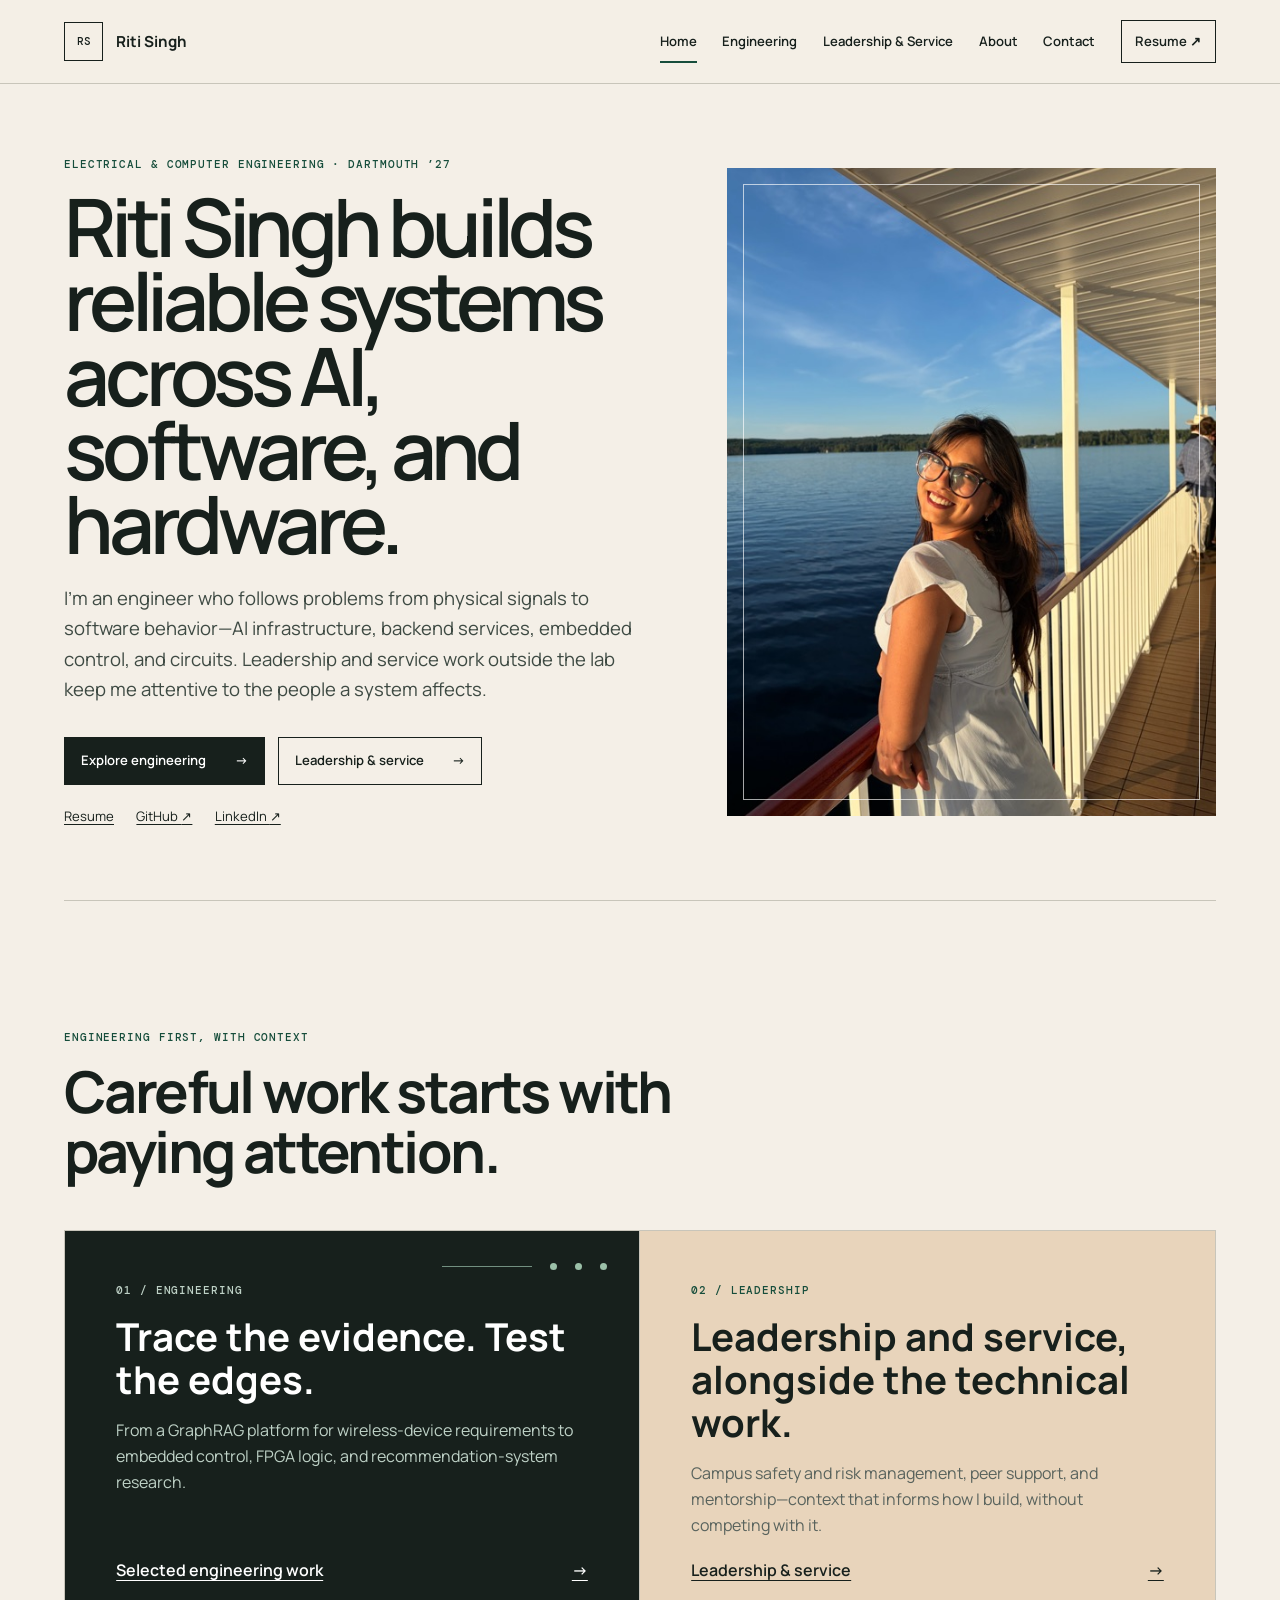
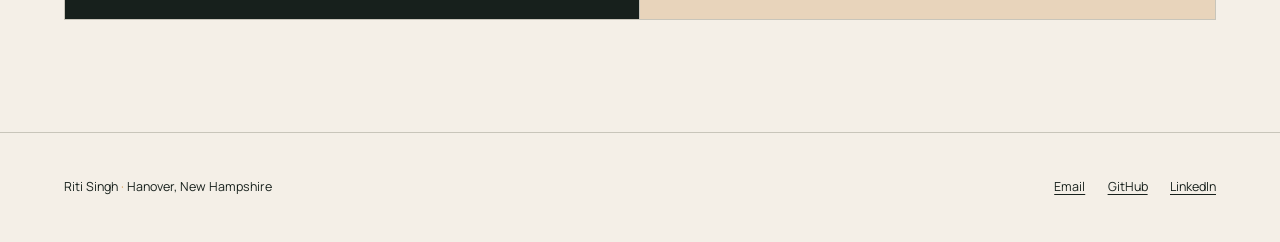
<file: index.html>
<!doctype html>
<html lang="en">
<head>
<meta charset="utf-8">
<meta name="viewport" content="width=device-width, initial-scale=1">
<meta name="description" content="Riti Singh is an electrical and computer engineering student building reliable systems across AI, software, and embedded work, with leadership and service alongside.">
<link rel="canonical" href="https://riti-singh.github.io/">
<meta name="theme-color" content="#f4efe7">
<meta property="og:type" content="website">
<meta property="og:url" content="https://riti-singh.github.io/">
<meta property="og:title" content="Riti Singh | Electrical &amp; computer engineer">
<meta property="og:description" content="Engineering across AI systems, software, and embedded work, approached with care and rigor.">
<meta property="og:image" content="https://riti-singh.github.io/assets/img/og.png">
<meta name="twitter:card" content="summary_large_image">
<meta name="twitter:image" content="https://riti-singh.github.io/assets/img/og.png">
<link rel="icon" href="assets/img/favicon/favicon.ico">
<link rel="stylesheet" href="assets/css/portfolio.css?v=20260904-2">
<script src="assets/js/portfolio.js?v=20260904-2" defer>
</script>
<title>Riti Singh | Electrical &amp; computer engineer</title>
</head>
<body>
<a class="skip-link" href="#content">Skip to content</a>
<header class="site-header">
<a class="brand" href="index.html" aria-label="Riti Singh, home">
<span>RS</span>
<strong>Riti Singh</strong>
</a>
<button class="menu-button" aria-expanded="false" aria-controls="primary-nav">
<span>Menu</span>
<i>
</i>
</button>
<nav id="primary-nav" aria-label="Primary">
<a href="index.html" aria-current="page">Home</a>
<a href="engineering/">Engineering</a>
<a href="community/">Leadership &amp; Service</a>
<a href="about/">About</a>
<a href="contact/">Contact</a>
<a class="nav-resume" href="assets/resume/Riti_Singh_Resume_26F.pdf">Resume <span aria-hidden="true">↗</span>
</a>
</nav>
</header>
<main id="content">
<section class="home-intro wrap">
<div class="intro-copy">
<p class="kicker">Electrical &amp; computer engineering · Dartmouth ’27</p>
<h1>Riti Singh builds reliable systems across AI, software, and hardware.</h1>
<p class="lede">I’m an engineer who follows problems from physical signals to software behavior—AI infrastructure, backend services, embedded control, and circuits. Leadership and service work outside the lab keep me attentive to the people a system affects.</p>
<div class="button-row">
<a class="button dark" href="engineering/">Explore engineering <span>→</span>
</a>
<a class="button" href="community/">Leadership &amp; service <span>→</span>
</a>
</div>
<div class="text-links">
<a href="assets/resume/Riti_Singh_Resume_26F.pdf">Resume</a>
<a href="https://github.com/riti-singh" target="_blank" rel="noopener">GitHub <span aria-hidden="true">↗</span>
</a>
<a href="https://www.linkedin.com/in/riti-k-singh/" target="_blank" rel="noopener">LinkedIn <span aria-hidden="true">↗</span>
</a>
</div>
</div>
<figure class="portrait">
<picture>
<source media="(max-width:720px)" srcset="assets/img/portfolio/portrait-720.jpg">
<img src="assets/img/portfolio/portrait-1440.jpg" alt="Riti Singh smiling beside a lake in warm evening light" width="1152" height="1536">
</picture>
</figure>
</section>
<section class="dual-preview wrap" aria-labelledby="selected-heading">
<header class="section-intro">
<p class="kicker">Engineering first, with context</p>
<h2 id="selected-heading">Careful work starts with paying attention.</h2>
</header>
<article class="preview engineering-preview">
<p class="index">01 / Engineering</p>
<h3>Trace the evidence. Test the edges.</h3>
<p>From a GraphRAG platform for wireless-device requirements to embedded control, FPGA logic, and recommendation-system research.</p>
<a class="arrow-link" href="engineering/">Selected engineering work <span>→</span>
</a>
<div class="signal-line" aria-hidden="true">
<i>
</i>
<i>
</i>
<i>
</i>
</div>
</article>
<article class="preview community-preview">
<p class="index">02 / Leadership</p>
<h3>Leadership and service, alongside the technical work.</h3>
<p>Campus safety and risk management, peer support, and mentorship—context that informs how I build, without competing with it.</p>
<a class="arrow-link" href="community/">Leadership &amp; service <span>→</span>
</a>
</article>
</section>
</main>
<footer class="site-footer">
<p>Riti Singh <span>·</span> Hanover, New Hampshire</p>
<div>
<a href="mailto:riti.k.singh.27@dartmouth.edu">Email</a>
<a href="https://github.com/riti-singh" target="_blank" rel="noopener">GitHub</a>
<a href="https://www.linkedin.com/in/riti-k-singh/" target="_blank" rel="noopener">LinkedIn</a>
</div>
</footer>
</body>
</html>
</file>
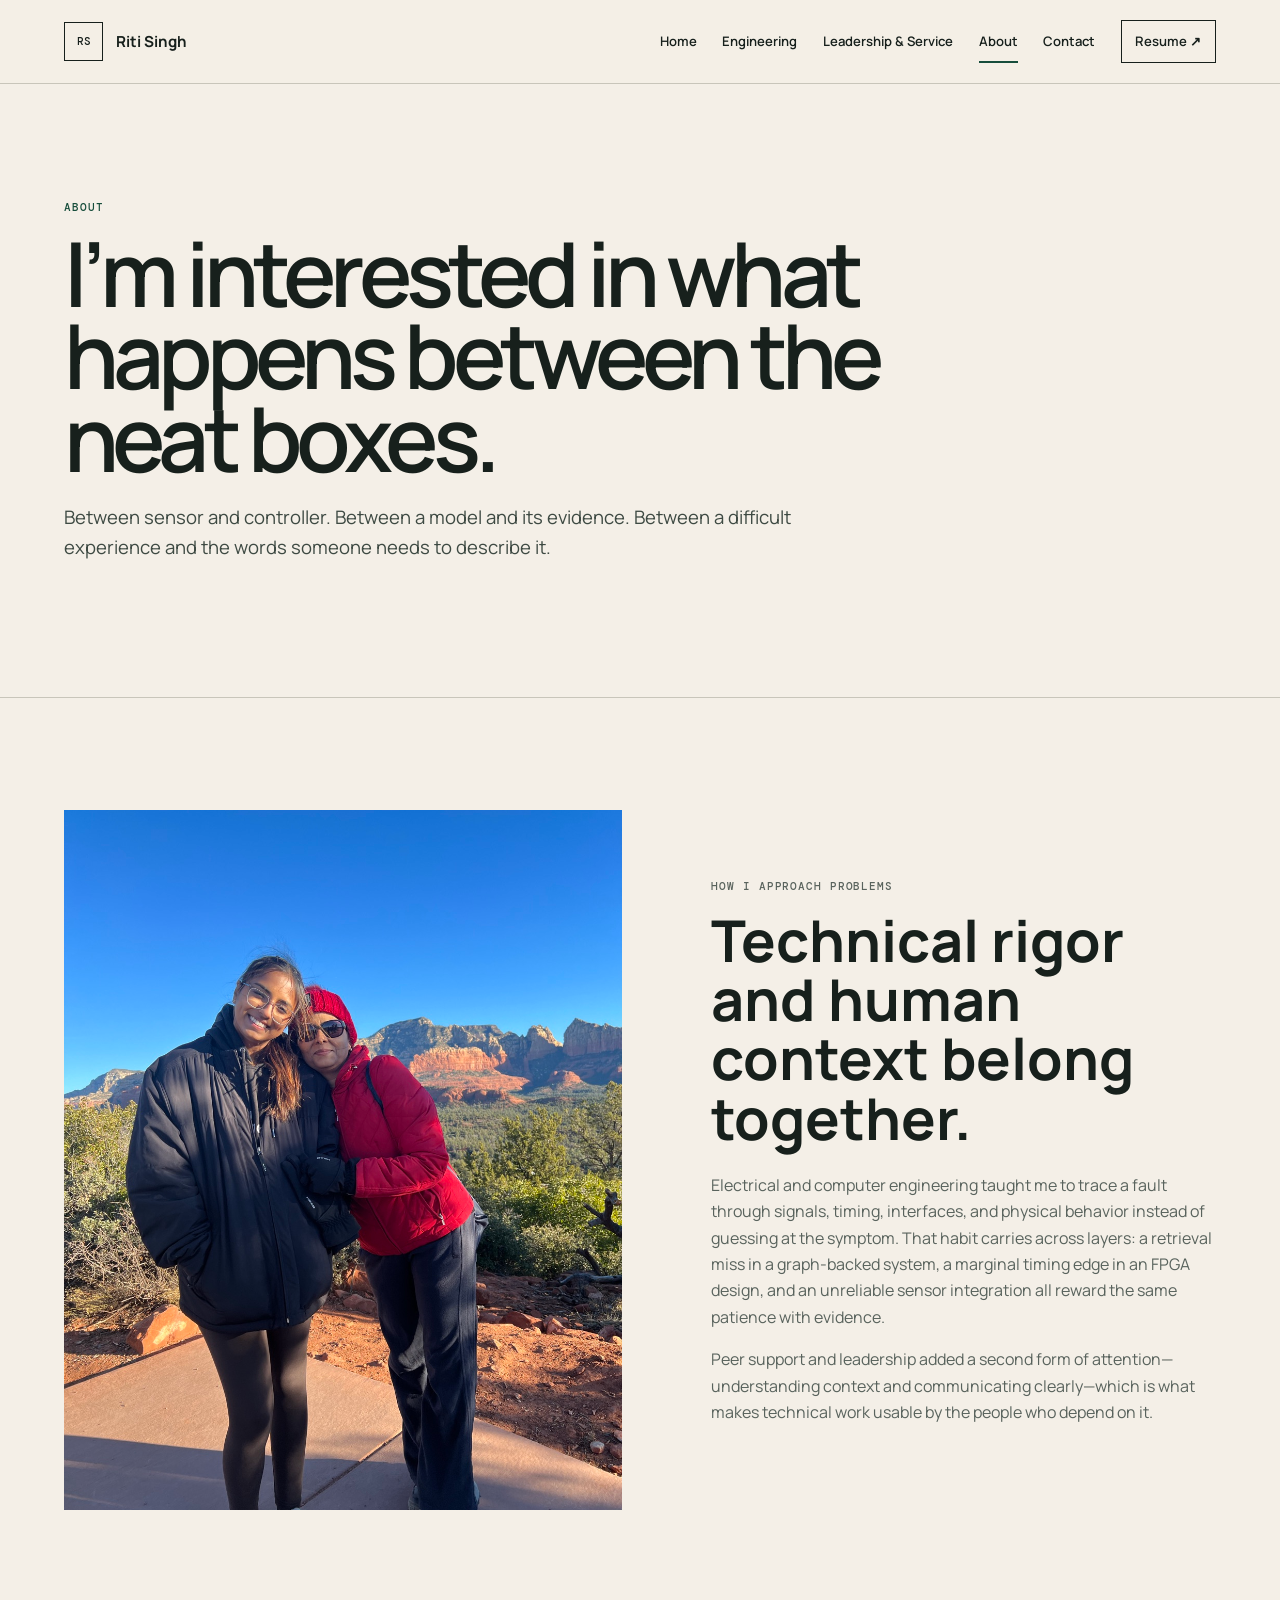
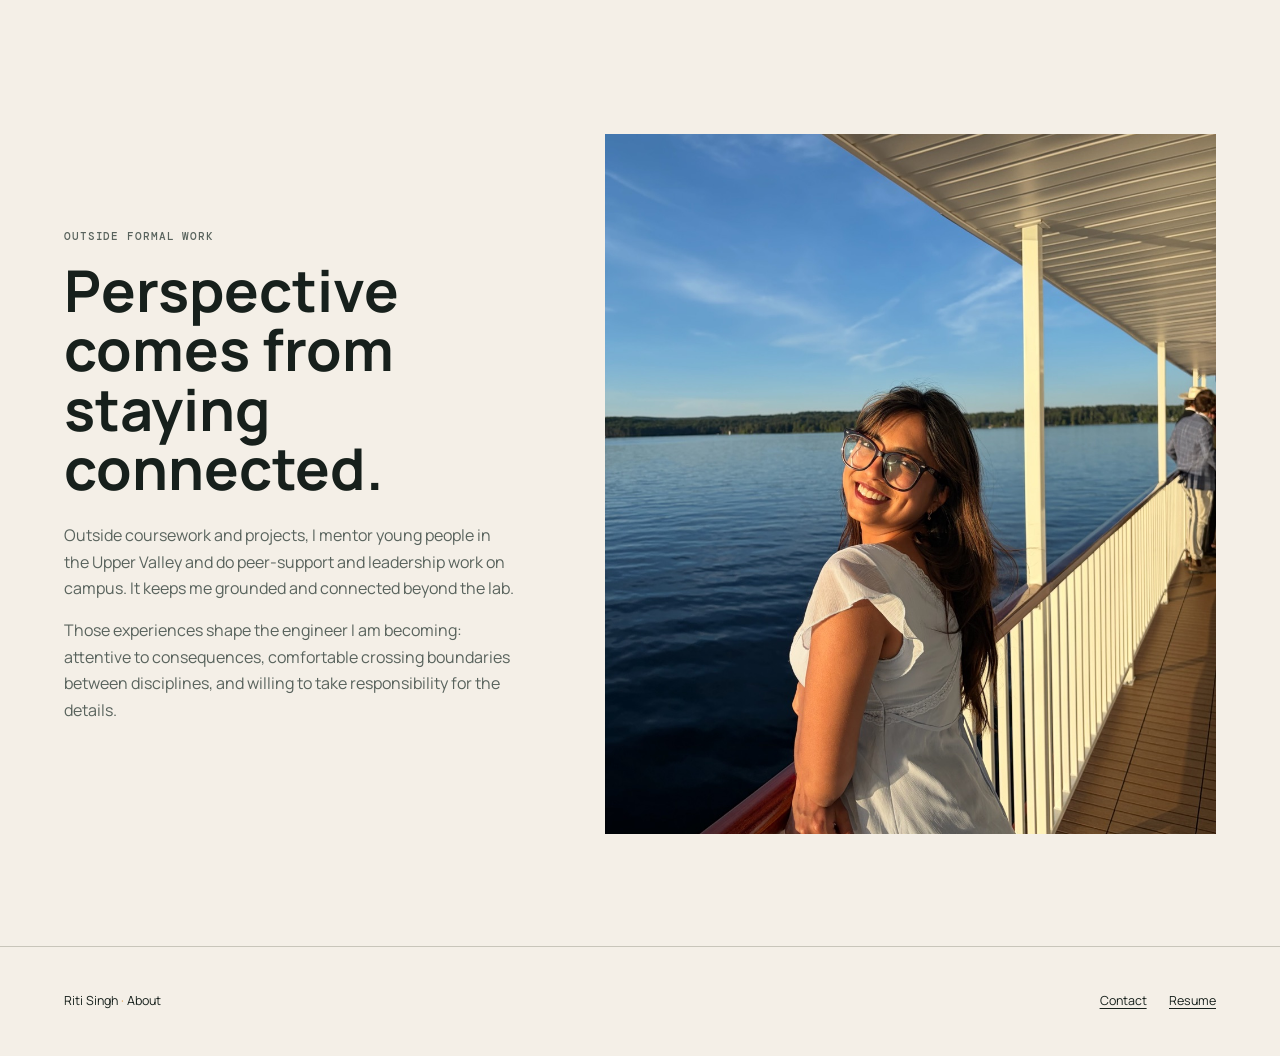
<file: about/index.html>
<!doctype html>
<html lang="en">
<head>
<meta charset="utf-8">
<meta name="viewport" content="width=device-width,initial-scale=1">
<meta name="description" content="About Riti Singh: an electrical and computer engineering student at Dartmouth working across AI systems, software, and embedded hardware.">
<link rel="canonical" href="https://riti-singh.github.io/about/">
<meta name="theme-color" content="#f4efe7">
<meta property="og:type" content="website">
<meta property="og:url" content="https://riti-singh.github.io/about/">
<meta property="og:title" content="About | Riti Singh">
<meta property="og:description" content="The engineering habits behind the work, and the context that informs them.">
<meta property="og:image" content="https://riti-singh.github.io/assets/img/og.png">
<meta name="twitter:card" content="summary_large_image">
<meta name="twitter:image" content="https://riti-singh.github.io/assets/img/og.png">
<link rel="icon" href="../assets/img/favicon/favicon.ico">
<link rel="stylesheet" href="../assets/css/portfolio.css?v=20260904-2">
<script src="../assets/js/portfolio.js?v=20260904-2" defer>
</script>
<title>About | Riti Singh</title>
</head>
<body>
<a class="skip-link" href="#content">Skip to content</a>
<header class="site-header">
<a class="brand" href="../" aria-label="Riti Singh, home">
<span>RS</span>
<strong>Riti Singh</strong>
</a>
<button class="menu-button" aria-expanded="false" aria-controls="primary-nav">
<span>Menu</span>
<i>
</i>
</button>
<nav id="primary-nav" aria-label="Primary">
<a href="../">Home</a>
<a href="../engineering/">Engineering</a>
<a href="../community/">Leadership &amp; Service</a>
<a href="./" aria-current="page">About</a>
<a href="../contact/">Contact</a>
<a class="nav-resume" href="../assets/resume/Riti_Singh_Resume_26F.pdf">Resume ↗</a>
</nav>
</header>
<main id="content">
<header class="page-hero compact wrap">
<p class="kicker">About</p>
<h1>I’m interested in what happens between the neat boxes.</h1>
<p class="lede">Between sensor and controller. Between a model and its evidence. Between a difficult experience and the words someone needs to describe it.</p>
</header>
<section class="about-grid wrap">
<figure>
<picture>
<source media="(max-width:720px)" srcset="../assets/img/portfolio/personal-720.jpg">
<img src="../assets/img/portfolio/personal-1440.jpg" alt="Riti Singh with a family member outdoors against red rock mountains and a clear blue sky" width="1080" height="1440">
</picture>
</figure>
<article class="about-copy">
<p class="kicker">How I approach problems</p>
<h2>Technical rigor and human context belong together.</h2>
<p>Electrical and computer engineering taught me to trace a fault through signals, timing, interfaces, and physical behavior instead of guessing at the symptom. That habit carries across layers: a retrieval miss in a graph-backed system, a marginal timing edge in an FPGA design, and an unreliable sensor integration all reward the same patience with evidence.</p>
<p>Peer support and leadership added a second form of attention—understanding context and communicating clearly—which is what makes technical work usable by the people who depend on it.</p>
</article>
</section>
<section class="about-grid reverse wrap">
<article class="about-copy">
<p class="kicker">Outside formal work</p>
<h2>Perspective comes from staying connected.</h2>
<p>Outside coursework and projects, I mentor young people in the Upper Valley and do peer-support and leadership work on campus. It keeps me grounded and connected beyond the lab.</p>
<p>Those experiences shape the engineer I am becoming: attentive to consequences, comfortable crossing boundaries between disciplines, and willing to take responsibility for the details.</p>
</article>
<figure>
<picture>
<source media="(max-width:720px)" srcset="../assets/img/portfolio/portrait-720.jpg">
<img src="../assets/img/portfolio/portrait-1440.jpg" alt="Riti Singh smiling on the deck of a boat beside a calm lake" width="1152" height="1536">
</picture>
</figure>
</section>
</main>
<footer class="site-footer">
<p>Riti Singh <span>·</span> About</p>
<div>
<a href="../contact/">Contact</a>
<a href="../assets/resume/Riti_Singh_Resume_26F.pdf">Resume</a>
</div>
</footer>
</body>
</html>
</file>
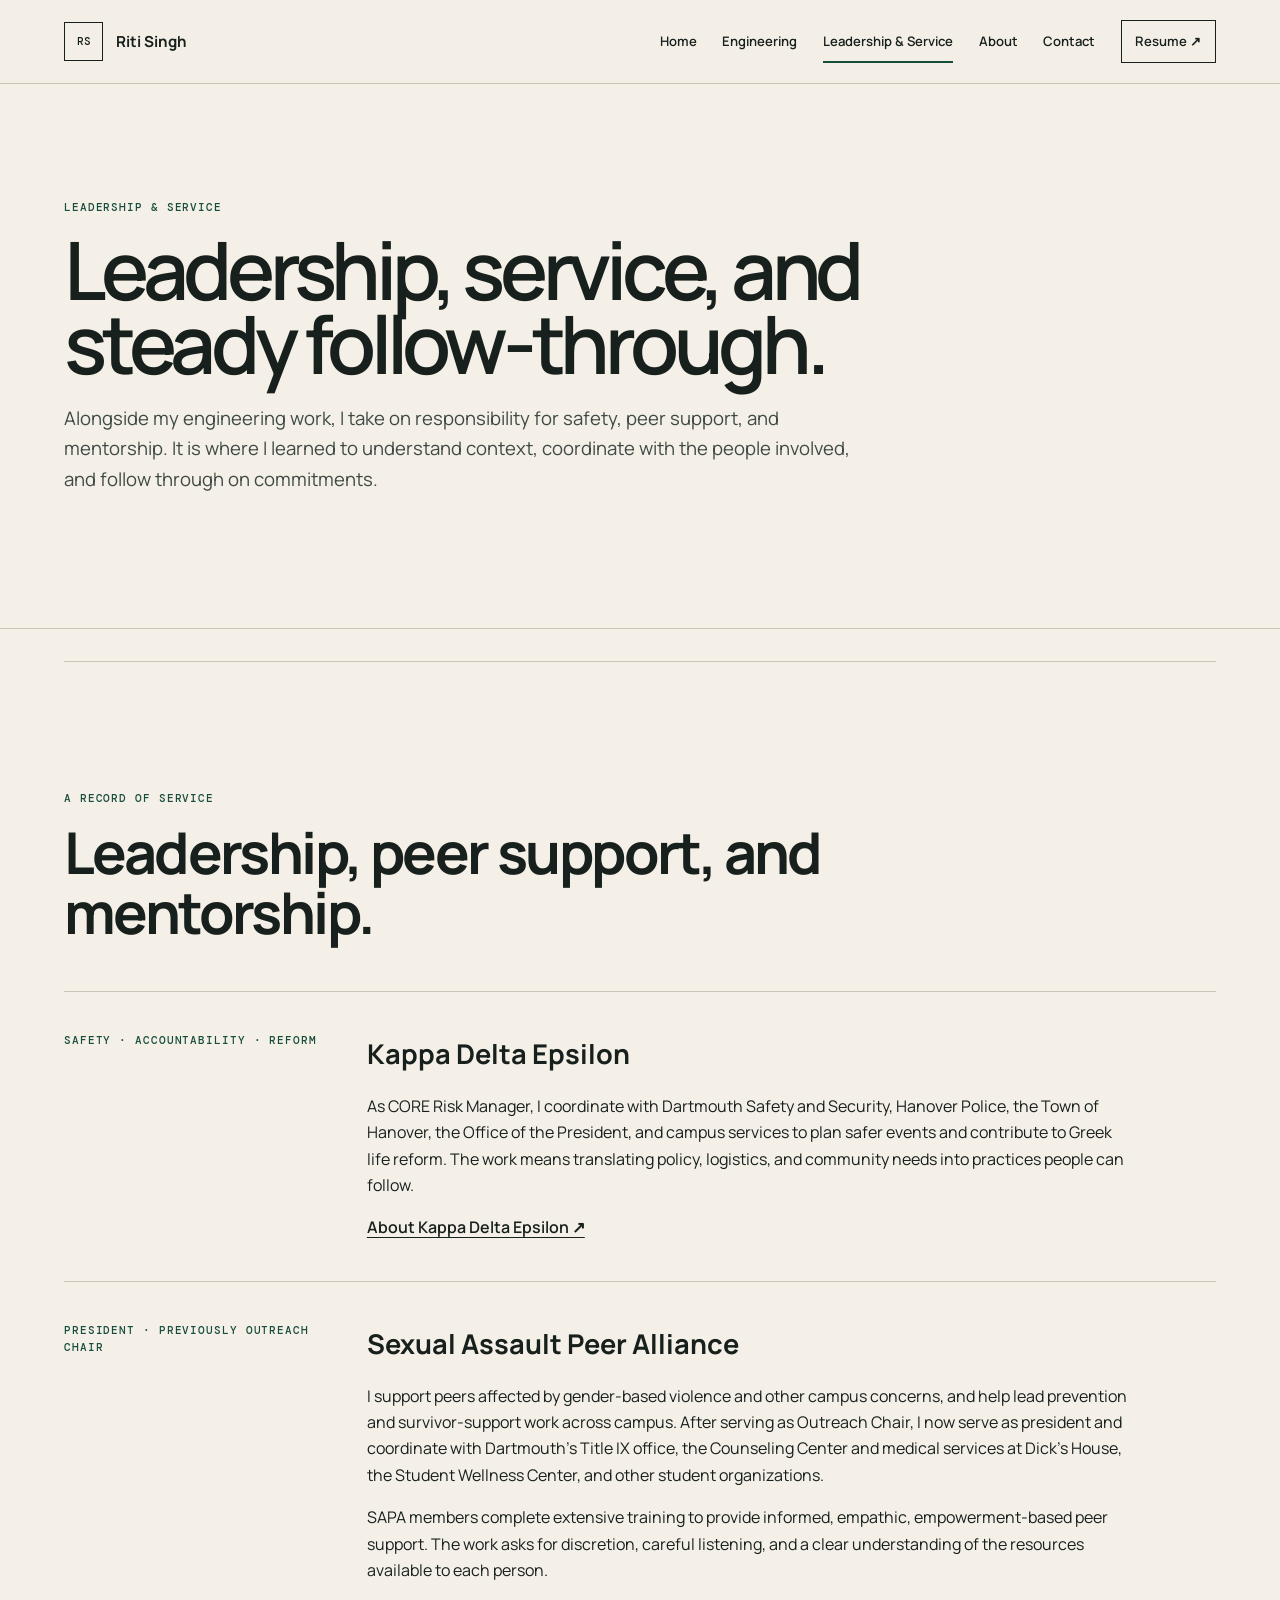
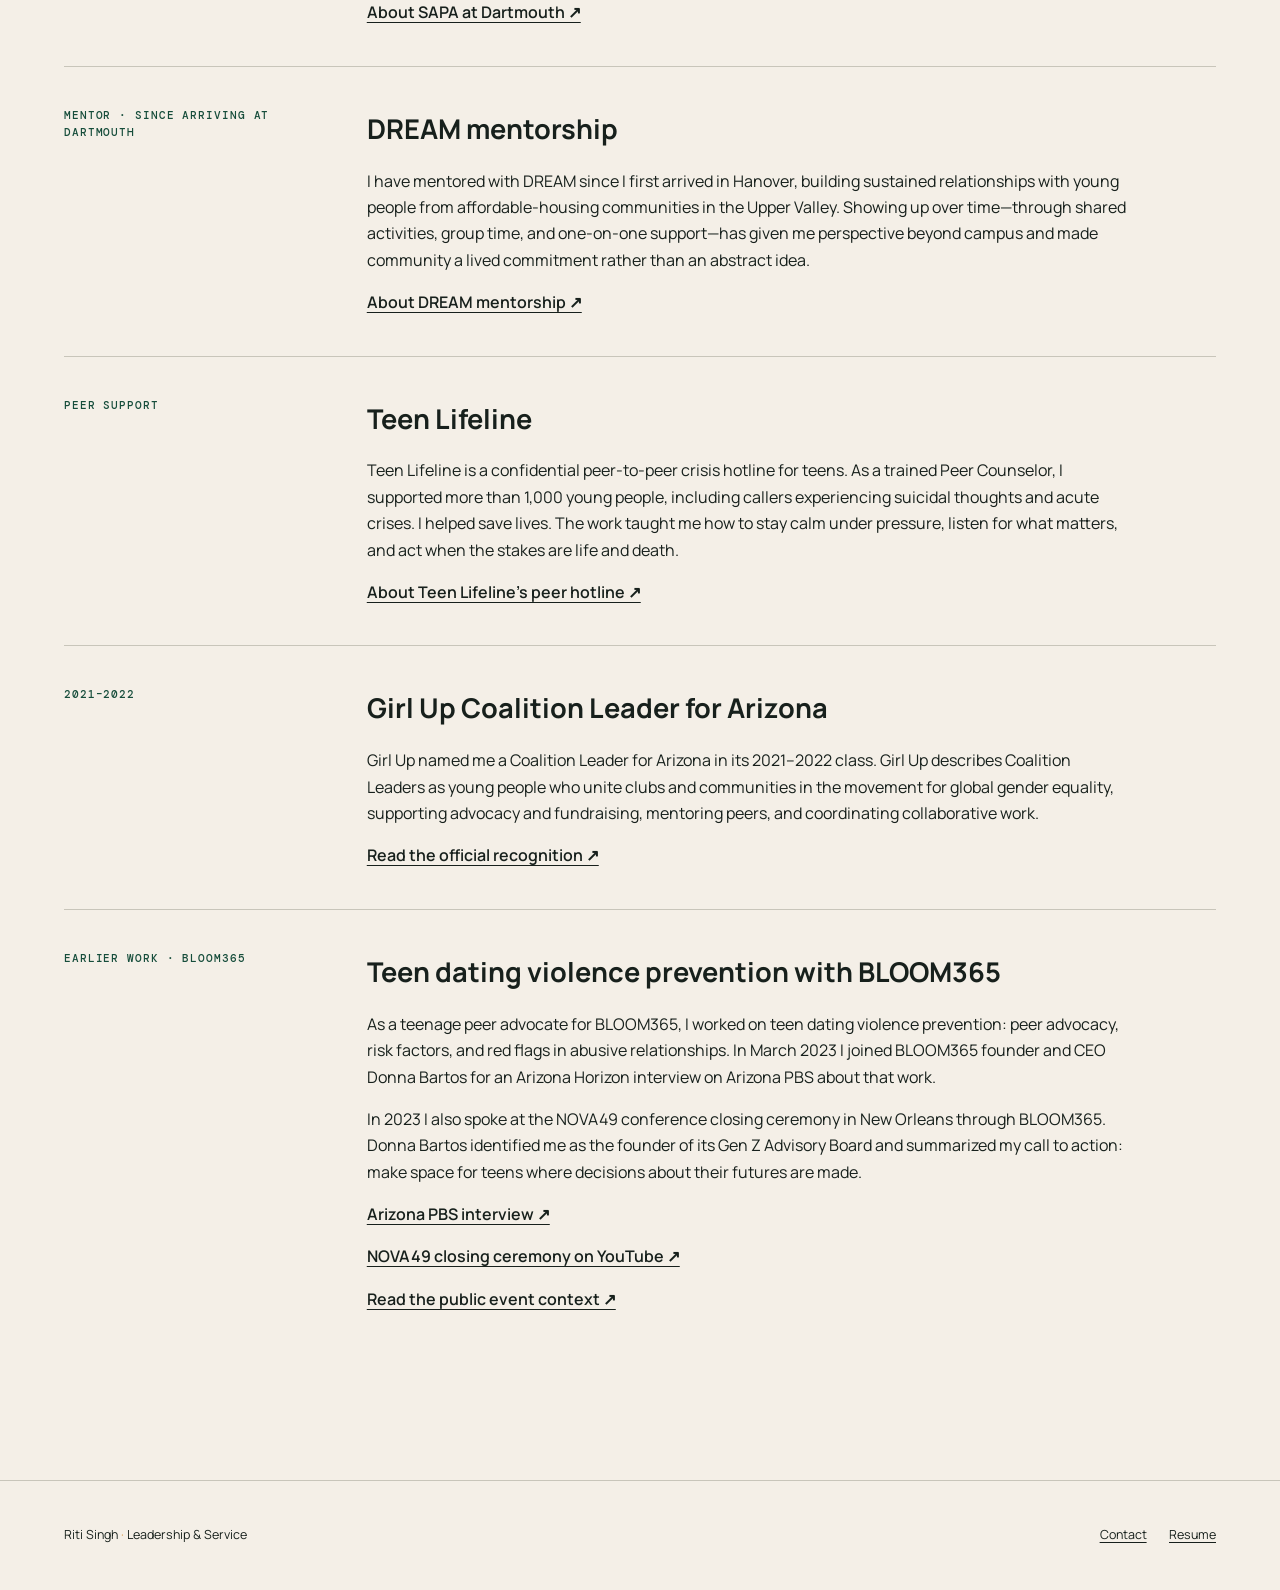
<file: community/index.html>
<!doctype html>
<html lang="en">
<head>
<meta charset="utf-8">
<meta name="viewport" content="width=device-width,initial-scale=1">
<meta name="description" content="Riti Singh’s leadership and service record: campus safety and risk management, peer support, mentorship, and advocacy.">
<link rel="canonical" href="https://riti-singh.github.io/community/">
<meta name="theme-color" content="#f4efe7">
<meta property="og:type" content="website">
<meta property="og:url" content="https://riti-singh.github.io/community/">
<meta property="og:title" content="Leadership &amp; Service | Riti Singh">
<meta property="og:description" content="Leadership, peer support, mentorship, and service.">
<meta property="og:image" content="https://riti-singh.github.io/assets/img/og.png">
<meta name="twitter:card" content="summary_large_image">
<meta name="twitter:image" content="https://riti-singh.github.io/assets/img/og.png">
<link rel="icon" href="../assets/img/favicon/favicon.ico">
<link rel="stylesheet" href="../assets/css/portfolio.css?v=20260904-2">
<script src="../assets/js/portfolio.js?v=20260904-2" defer>
</script>
<title>Leadership &amp; Service | Riti Singh</title>
</head>
<body>
<a class="skip-link" href="#content">Skip to content</a>
<header class="site-header">
<a class="brand" href="../" aria-label="Riti Singh, home">
<span>RS</span>
<strong>Riti Singh</strong>
</a>
<button class="menu-button" aria-expanded="false" aria-controls="primary-nav">
<span>Menu</span>
<i>
</i>
</button>
<nav id="primary-nav" aria-label="Primary">
<a href="../">Home</a>
<a href="../engineering/">Engineering</a>
<a href="./" aria-current="page">Leadership &amp; Service</a>
<a href="../about/">About</a>
<a href="../contact/">Contact</a>
<a class="nav-resume" href="../assets/resume/Riti_Singh_Resume_26F.pdf">Resume ↗</a>
</nav>
</header>
<main id="content">
<header class="page-hero wrap">
<p class="kicker">Leadership &amp; service</p>
<h1>Leadership, service, and steady follow-through.</h1>
<p class="lede">Alongside my engineering work, I take on responsibility for safety, peer support, and mentorship. It is where I learned to understand context, coordinate with the people involved, and follow through on commitments.</p>
</header>
<section class="milestones wrap" aria-labelledby="more-community">
<header class="section-intro">
<p class="kicker">A record of service</p>
<h2 id="more-community">Leadership, peer support, and mentorship.</h2>
</header>
<article class="milestone">
<p class="meta">Safety · accountability · reform</p>
<div class="milestone-content">
<h3>Kappa Delta Epsilon</h3>
<p>As CORE Risk Manager, I coordinate with Dartmouth Safety and Security, Hanover Police, the Town of Hanover, the Office of the President, and campus services to plan safer events and contribute to Greek life reform. The work means translating policy, logistics, and community needs into practices people can follow.</p>
<a class="source-link" href="https://sites.dartmouth.edu/kappadeltaepsilon/499-2/" target="_blank" rel="noopener">About Kappa Delta Epsilon ↗</a>
</div>
</article>
<article class="milestone">
<p class="meta">President · previously Outreach Chair</p>
<div class="milestone-content">
<h3>Sexual Assault Peer Alliance</h3>
<p>I support peers affected by gender-based violence and other campus concerns, and help lead prevention and survivor-support work across campus. After serving as Outreach Chair, I now serve as president and coordinate with Dartmouth’s Title IX office, the Counseling Center and medical services at Dick’s House, the Student Wellness Center, and other student organizations.</p>
<p>SAPA members complete extensive training to provide informed, empathic, empowerment-based peer support. The work asks for discretion, careful listening, and a clear understanding of the resources available to each person.</p>
<a class="source-link" href="https://students.dartmouth.edu/health-service/counseling/presentations-trainings/sexual-assault-peer-alliance-sapas" target="_blank" rel="noopener">About SAPA at Dartmouth ↗</a>
</div>
</article>
<article class="milestone">
<p class="meta">Mentor · since arriving at Dartmouth</p>
<div class="milestone-content">
<h3>DREAM mentorship</h3>
<p>I have mentored with DREAM since I first arrived in Hanover, building sustained relationships with young people from affordable-housing communities in the Upper Valley. Showing up over time—through shared activities, group time, and one-on-one support—has given me perspective beyond campus and made community a lived commitment rather than an abstract idea.</p>
<a class="source-link" href="https://students.dartmouth.edu/social-impact/events/event?event=67004" target="_blank" rel="noopener">About DREAM mentorship ↗</a>
</div>
</article>
<article class="milestone">
<p class="meta">Peer support</p>
<div class="milestone-content">
<h3>Teen Lifeline</h3>
<p>Teen Lifeline is a confidential peer-to-peer crisis hotline for teens. As a trained Peer Counselor, I supported more than 1,000 young people, including callers experiencing suicidal thoughts and acute crises. I helped save lives. The work taught me how to stay calm under pressure, listen for what matters, and act when the stakes are life and death.</p>
<a class="source-link" href="https://teenlifeline.org/crisis-peer-hotline/" target="_blank" rel="noopener">About Teen Lifeline’s peer hotline ↗</a>
</div>
</article>
<article class="milestone">
<p class="meta">2021–2022</p>
<div class="milestone-content">
<h3>Girl Up Coalition Leader for Arizona</h3>
<p>Girl Up named me a Coalition Leader for Arizona in its 2021–2022 class. Girl Up describes Coalition Leaders as young people who unite clubs and communities in the movement for global gender equality, supporting advocacy and fundraising, mentoring peers, and coordinating collaborative work.</p>
<a class="source-link" href="https://girlup.org/voices/meet-girl-ups-2021-2022-coalition-leaders" target="_blank" rel="noopener">Read the official recognition ↗</a>
</div>
</article>
<article class="milestone" aria-labelledby="bloom-title">
<p class="meta">Earlier work · BLOOM365</p>
<div class="milestone-content">
<h3 id="bloom-title">Teen dating violence prevention with BLOOM365</h3>
<p>As a teenage peer advocate for BLOOM365, I worked on teen dating violence prevention: peer advocacy, risk factors, and red flags in abusive relationships. In March 2023 I joined BLOOM365 founder and CEO Donna Bartos for an Arizona Horizon interview on Arizona PBS about that work.</p>
<p>In 2023 I also spoke at the NOVA49 conference closing ceremony in New Orleans through BLOOM365. Donna Bartos identified me as the founder of its Gen Z Advisory Board and summarized my call to action: make space for teens where decisions about their futures are made.</p>
<a class="source-link" href="https://azpbs.org/horizon/2023/03/u-s-sees-increase-in-teen-dating-violence/" target="_blank" rel="noopener">Arizona PBS interview ↗</a>
<p><a class="source-link" href="https://www.youtube.com/watch?v=VonVXUYujcI" target="_blank" rel="noopener">NOVA49 closing ceremony on YouTube ↗</a></p>
<p><a class="source-link" href="https://www.linkedin.com/posts/singhkm_riti-speaks-nova49-activity-7093367971212881920-pDnr" target="_blank" rel="noopener">Read the public event context ↗</a></p>
</div>
</article>
</section>
</main>
<footer class="site-footer">
<p>Riti Singh <span>·</span> Leadership &amp; Service</p>
<div>
<a href="../contact/">Contact</a>
<a href="../assets/resume/Riti_Singh_Resume_26F.pdf">Resume</a>
</div>
</footer>
</body>
</html>
</file>
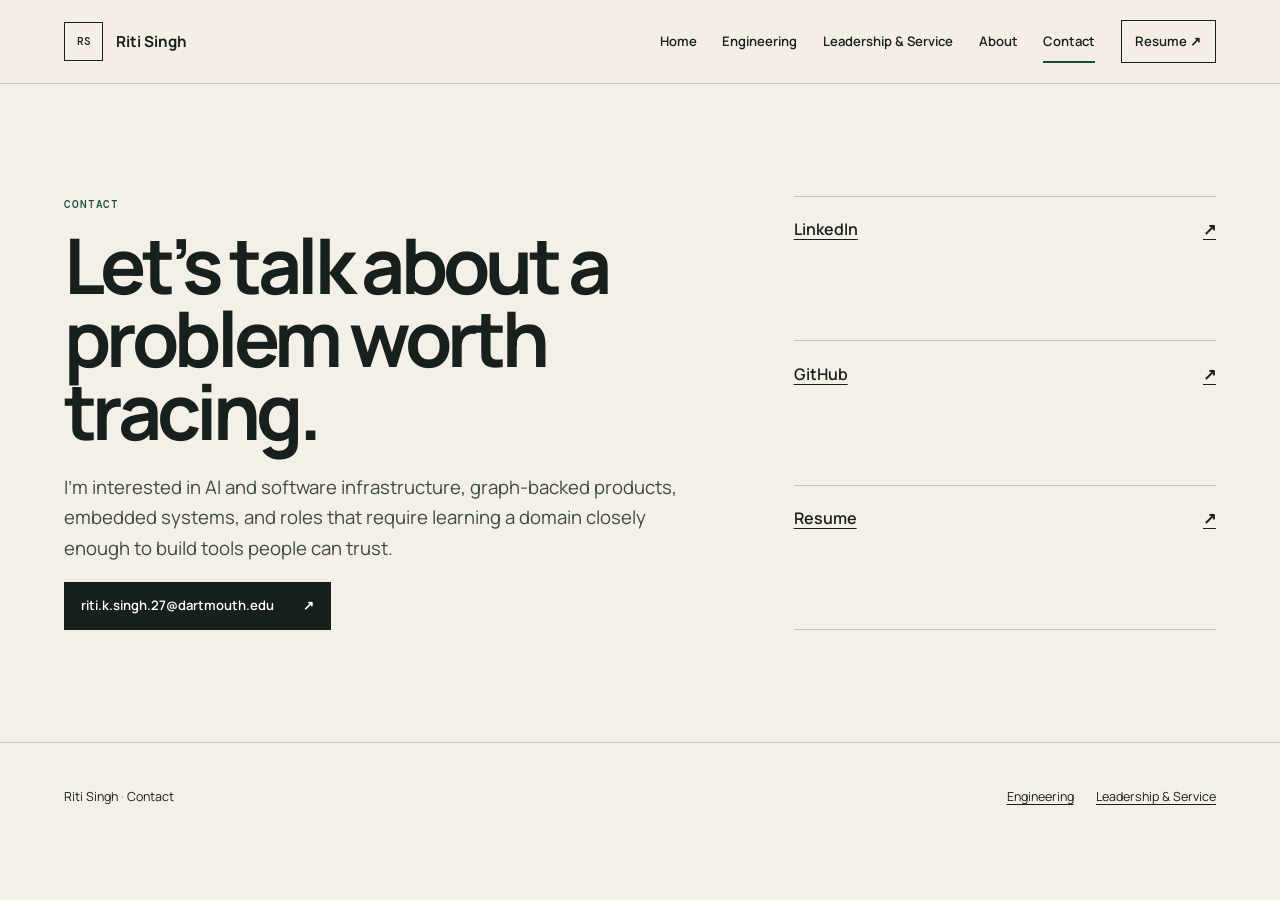
<file: contact/index.html>
<!doctype html>
<html lang="en">
<head>
<meta charset="utf-8">
<meta name="viewport" content="width=device-width,initial-scale=1">
<meta name="description" content="Contact Riti Singh about engineering roles across AI systems, software infrastructure, and embedded systems.">
<link rel="canonical" href="https://riti-singh.github.io/contact/">
<meta name="theme-color" content="#f4efe7">
<meta property="og:type" content="website">
<meta property="og:url" content="https://riti-singh.github.io/contact/">
<meta property="og:title" content="Contact | Riti Singh">
<meta property="og:description" content="Get in touch with Riti Singh.">
<meta property="og:image" content="https://riti-singh.github.io/assets/img/og.png">
<meta name="twitter:card" content="summary_large_image">
<meta name="twitter:image" content="https://riti-singh.github.io/assets/img/og.png">
<link rel="icon" href="../assets/img/favicon/favicon.ico">
<link rel="stylesheet" href="../assets/css/portfolio.css?v=20260904-2">
<script src="../assets/js/portfolio.js?v=20260904-2" defer>
</script>
<title>Contact | Riti Singh</title>
</head>
<body>
<a class="skip-link" href="#content">Skip to content</a>
<header class="site-header">
<a class="brand" href="../" aria-label="Riti Singh, home">
<span>RS</span>
<strong>Riti Singh</strong>
</a>
<button class="menu-button" aria-expanded="false" aria-controls="primary-nav">
<span>Menu</span>
<i>
</i>
</button>
<nav id="primary-nav" aria-label="Primary">
<a href="../">Home</a>
<a href="../engineering/">Engineering</a>
<a href="../community/">Leadership &amp; Service</a>
<a href="../about/">About</a>
<a href="./" aria-current="page">Contact</a>
<a class="nav-resume" href="../assets/resume/Riti_Singh_Resume_26F.pdf">Resume ↗</a>
</nav>
</header>
<main id="content" class="wrap">
<section class="contact-grid">
<div>
<p class="kicker">Contact</p>
<h1>Let’s talk about a problem worth tracing.</h1>
<p class="lede">I’m interested in AI and software infrastructure, graph-backed products, embedded systems, and roles that require learning a domain closely enough to build tools people can trust.</p>
<a class="button dark" href="mailto:riti.k.singh.27@dartmouth.edu">riti.k.singh.27@dartmouth.edu <span>↗</span>
</a>
</div>
<div class="contact-list" aria-label="Other ways to connect">
<a href="https://www.linkedin.com/in/riti-k-singh/" target="_blank" rel="noopener">
<span>LinkedIn</span>
<span>↗</span>
</a>
<a href="https://github.com/riti-singh" target="_blank" rel="noopener">
<span>GitHub</span>
<span>↗</span>
</a>
<a href="../assets/resume/Riti_Singh_Resume_26F.pdf">
<span>Resume</span>
<span>↗</span>
</a>
</div>
</section>
</main>
<footer class="site-footer">
<p>Riti Singh <span>·</span> Contact</p>
<div>
<a href="../engineering/">Engineering</a>
<a href="../community/">Leadership &amp; Service</a>
</div>
</footer>
</body>
</html>
</file>
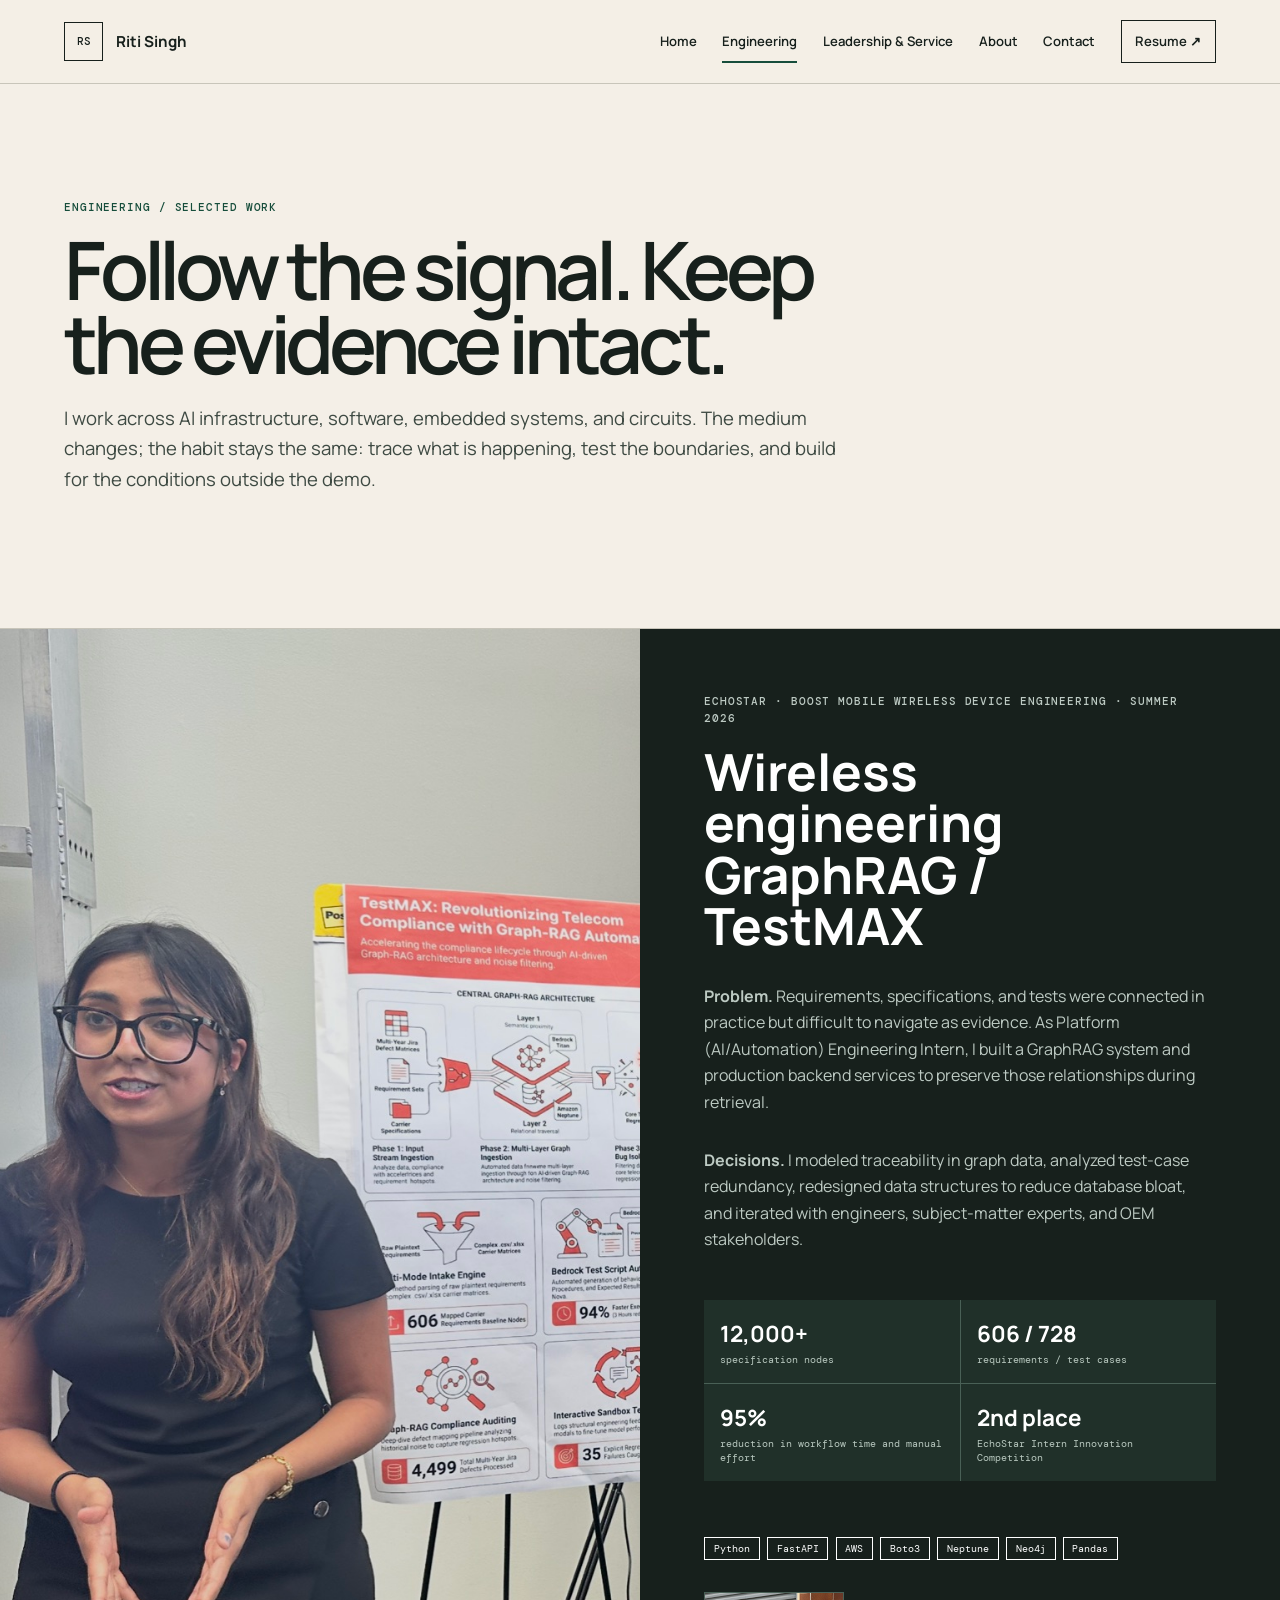
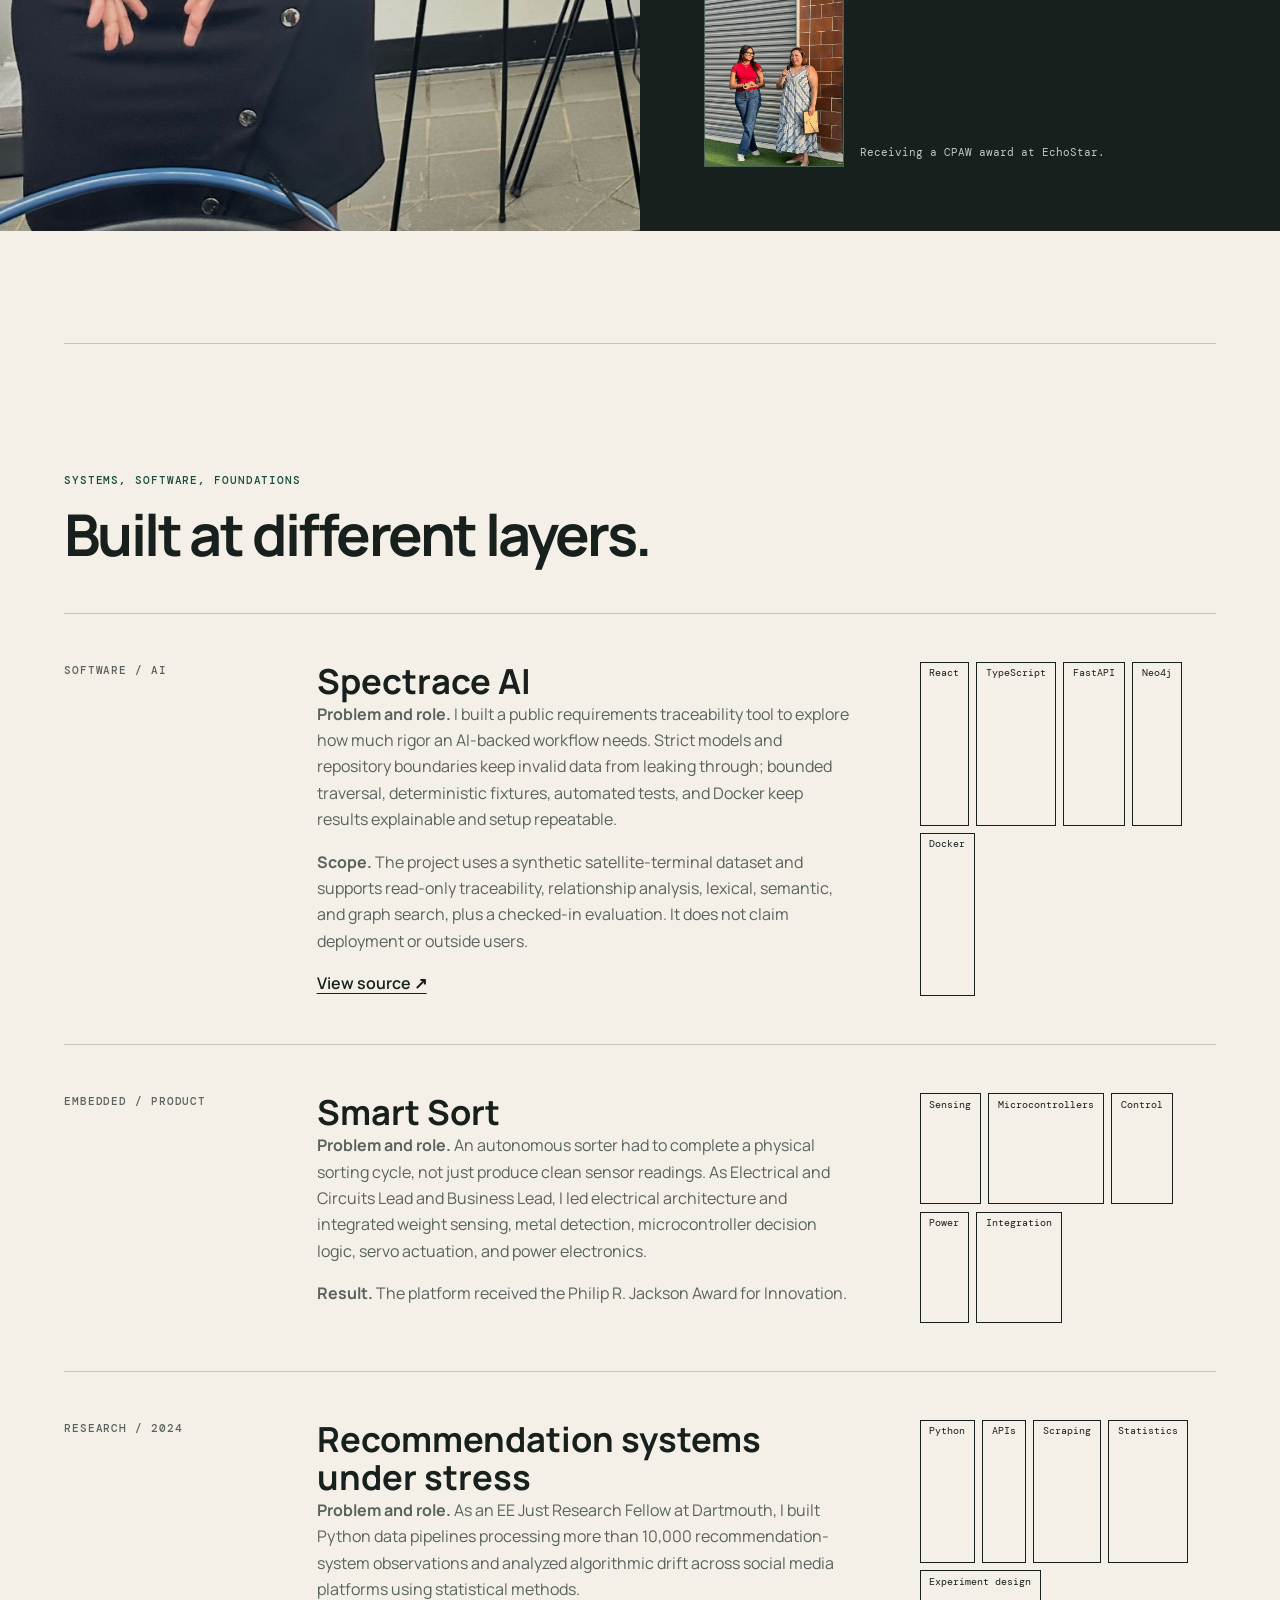
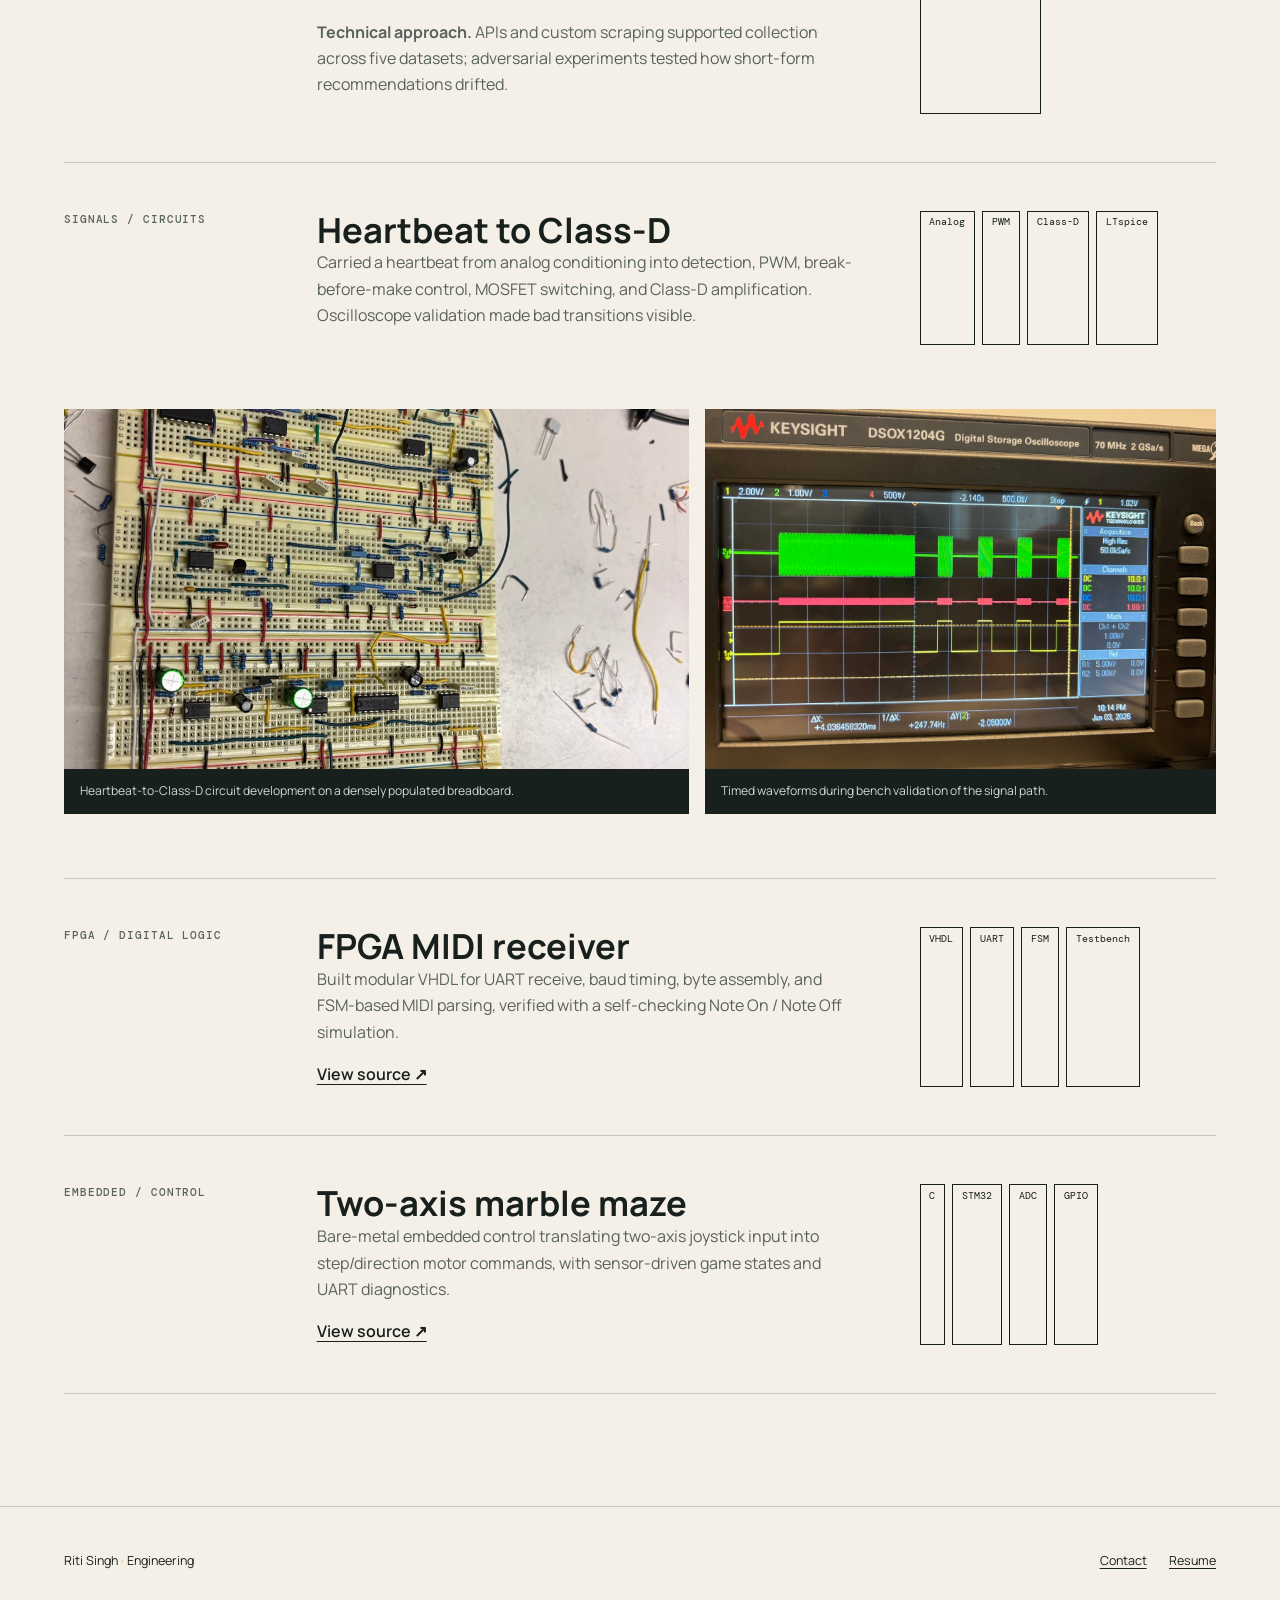
<file: engineering/index.html>
<!doctype html>
<html lang="en">
<head>
<meta charset="utf-8">
<meta name="viewport" content="width=device-width,initial-scale=1">
<meta name="description" content="Selected engineering work by Riti Singh across AI systems, software, embedded systems, signal processing, and FPGA design.">
<link rel="canonical" href="https://riti-singh.github.io/engineering/">
<meta name="theme-color" content="#17201c">
<meta property="og:type" content="website">
<meta property="og:url" content="https://riti-singh.github.io/engineering/">
<meta property="og:title" content="Engineering | Riti Singh">
<meta property="og:description" content="Rigorous systems from wireless GraphRAG to embedded control.">
<meta property="og:image" content="https://riti-singh.github.io/assets/img/og.png">
<meta name="twitter:card" content="summary_large_image">
<meta name="twitter:image" content="https://riti-singh.github.io/assets/img/og.png">
<link rel="icon" href="../assets/img/favicon/favicon.ico">
<link rel="stylesheet" href="../assets/css/portfolio.css?v=20260904-2">
<script src="../assets/js/portfolio.js?v=20260904-2" defer>
</script>
<title>Engineering | Riti Singh</title>
</head>
<body>
<a class="skip-link" href="#content">Skip to content</a>
<header class="site-header">
<a class="brand" href="../" aria-label="Riti Singh, home">
<span>RS</span>
<strong>Riti Singh</strong>
</a>
<button class="menu-button" aria-expanded="false" aria-controls="primary-nav">
<span>Menu</span>
<i>
</i>
</button>
<nav id="primary-nav" aria-label="Primary">
<a href="../">Home</a>
<a href="./" aria-current="page">Engineering</a>
<a href="../community/">Leadership &amp; Service</a>
<a href="../about/">About</a>
<a href="../contact/">Contact</a>
<a class="nav-resume" href="../assets/resume/Riti_Singh_Resume_26F.pdf">Resume ↗</a>
</nav>
</header>
<main id="content">
<header class="page-hero wrap">
<p class="kicker">Engineering / selected work</p>
<h1>Follow the signal. Keep the evidence intact.</h1>
<p class="lede">I work across AI infrastructure, software, embedded systems, and circuits. The medium changes; the habit stays the same: trace what is happening, test the boundaries, and build for the conditions outside the demo.</p>
</header>
<article class="project-feature">
<picture class="project-image">
<source media="(max-width:720px)" srcset="../assets/img/portfolio/graph-presenting-720.jpg">
<img src="../assets/img/portfolio/graph-presenting-1440.jpg" alt="Riti Singh presenting beside a TestMAX GraphRAG project poster" width="1080" height="1440">
</picture>
<div class="project-body">
<p class="eyebrow">EchoStar · Boost Mobile Wireless Device Engineering · Summer 2026</p>
<h2>Wireless engineering GraphRAG / TestMAX</h2>
<p>
<strong>Problem.</strong> Requirements, specifications, and tests were connected in practice but difficult to navigate as evidence. As Platform (AI/Automation) Engineering Intern, I built a GraphRAG system and production backend services to preserve those relationships during retrieval.</p>
<p>
<strong>Decisions.</strong> I modeled traceability in graph data, analyzed test-case redundancy, redesigned data structures to reduce database bloat, and iterated with engineers, subject-matter experts, and OEM stakeholders.</p>
<div class="facts">
<div>
<strong>12,000+</strong>
<span>specification nodes</span>
</div>
<div>
<strong>606 / 728</strong>
<span>requirements / test cases</span>
</div>
<div>
<strong>95%</strong>
<span>reduction in workflow time and manual effort</span>
</div>
<div>
<strong>2nd place</strong>
<span>EchoStar Intern Innovation Competition</span>
</div>
</div>
<div class="tags">
<span>Python</span>
<span>FastAPI</span>
<span>AWS</span>
<span>Boto3</span>
<span>Neptune</span>
<span>Neo4j</span>
<span>Pandas</span>
</div>
<figure class="award-photo"><picture><source media="(max-width:720px)" srcset="../assets/img/portfolio/cpaw-award-720.jpg"><img src="../assets/img/portfolio/cpaw-award-1440.jpg" alt="Riti Singh at an EchoStar CPAW award presentation beside an event speaker" width="1080" height="1440"></picture><figcaption>Receiving a CPAW award at EchoStar.</figcaption></figure>
</div>
</article>
<section class="project-list wrap" aria-labelledby="more-work">
<header class="section-intro">
<p class="kicker">Systems, software, foundations</p>
<h2 id="more-work">Built at different layers.</h2>
</header>
<article class="project-row">
<p class="meta">Software / AI</p>
<div>
<h2>Spectrace AI</h2>
<p>
<strong>Problem and role.</strong> I built a public requirements traceability tool to explore how much rigor an AI-backed workflow needs. Strict models and repository boundaries keep invalid data from leaking through; bounded traversal, deterministic fixtures, automated tests, and Docker keep results explainable and setup repeatable.</p>
<p>
<strong>Scope.</strong> The project uses a synthetic satellite-terminal dataset and supports read-only traceability, relationship analysis, lexical, semantic, and graph search, plus a checked-in evaluation. It does not claim deployment or outside users.</p>
<a class="source-link" href="https://github.com/riti-singh/spectrace-ai" target="_blank" rel="noopener">View source ↗</a>
</div>
<div class="tags">
<span>React</span>
<span>TypeScript</span>
<span>FastAPI</span>
<span>Neo4j</span>
<span>Docker</span>
</div>
</article>
<article class="project-row">
<p class="meta">Embedded / product</p>
<div>
<h2>Smart Sort</h2>
<p>
<strong>Problem and role.</strong> An autonomous sorter had to complete a physical sorting cycle, not just produce clean sensor readings. As Electrical and Circuits Lead and Business Lead, I led electrical architecture and integrated weight sensing, metal detection, microcontroller decision logic, servo actuation, and power electronics.</p>
<p>
<strong>Result.</strong> The platform received the Philip R. Jackson Award for Innovation.</p>
</div>
<div class="tags">
<span>Sensing</span>
<span>Microcontrollers</span>
<span>Control</span>
<span>Power</span>
<span>Integration</span>
</div>
</article>
<article class="project-row">
<p class="meta">Research / 2024</p>
<div>
<h2>Recommendation systems under stress</h2>
<p>
<strong>Problem and role.</strong> As an EE Just Research Fellow at Dartmouth, I built Python data pipelines processing more than 10,000 recommendation-system observations and analyzed algorithmic drift across social media platforms using statistical methods.</p>
<p>
<strong>Technical approach.</strong> APIs and custom scraping supported collection across five datasets; adversarial experiments tested how short-form recommendations drifted.</p>
</div>
<div class="tags">
<span>Python</span>
<span>APIs</span>
<span>Scraping</span>
<span>Statistics</span>
<span>Experiment design</span>
</div>
</article>
<article class="project-row">
<p class="meta">Signals / circuits</p>
<div>
<h3>Heartbeat to Class-D</h3>
<p>Carried a heartbeat from analog conditioning into detection, PWM, break-before-make control, MOSFET switching, and Class-D amplification. Oscilloscope validation made bad transitions visible.</p>
</div>
<div class="tags">
<span>Analog</span>
<span>PWM</span>
<span>Class-D</span>
<span>LTspice</span>
</div>
</article>
<div class="lab-gallery" aria-label="Circuit development photographs">
<figure><picture><source media="(max-width:720px)" srcset="../assets/img/portfolio/circuits-720.jpg"><img src="../assets/img/portfolio/circuits-1440.jpg" alt="A large breadboard populated with integrated circuits, resistors, capacitors, and wiring" width="1440" height="1280"></picture><figcaption>Heartbeat-to-Class-D circuit development on a densely populated breadboard.</figcaption></figure>
<figure><picture><source media="(max-width:720px)" srcset="../assets/img/portfolio/scope-720.jpg"><img src="../assets/img/portfolio/scope-1440.jpg" alt="Oscilloscope displaying several timed digital waveforms during bench testing" width="1440" height="1080"></picture><figcaption>Timed waveforms during bench validation of the signal path.</figcaption></figure>
</div>
<article class="project-row">
<p class="meta">FPGA / digital logic</p>
<div>
<h3>FPGA MIDI receiver</h3>
<p>Built modular VHDL for UART receive, baud timing, byte assembly, and FSM-based MIDI parsing, verified with a self-checking Note On / Note Off simulation.</p>
<a class="source-link" href="https://github.com/riti-singh/FPGA-MIDI-reciever" target="_blank" rel="noopener">View source ↗</a>
</div>
<div class="tags">
<span>VHDL</span>
<span>UART</span>
<span>FSM</span>
<span>Testbench</span>
</div>
</article>
<article class="project-row">
<p class="meta">Embedded / control</p>
<div>
<h3>Two-axis marble maze</h3>
<p>Bare-metal embedded control translating two-axis joystick input into step/direction motor commands, with sensor-driven game states and UART diagnostics.</p>
<a class="source-link" href="https://github.com/riti-singh/2x2-axis-tilt-maze" target="_blank" rel="noopener">View source ↗</a>
</div>
<div class="tags">
<span>C</span>
<span>STM32</span>
<span>ADC</span>
<span>GPIO</span>
</div>
</article>
</section>
</main>
<footer class="site-footer">
<p>Riti Singh <span>·</span> Engineering</p>
<div>
<a href="../contact/">Contact</a>
<a href="../assets/resume/Riti_Singh_Resume_26F.pdf">Resume</a>
</div>
</footer>
</body>
</html>
</file>
<file: assets/css/portfolio.css>
@import url('https://fonts.googleapis.com/css2?family=DM+Mono:wght@400;500&family=Manrope:wght@400;500;600;700&family=Newsreader:ital,opsz,wght@1,6..72,400&display=swap');
:root{--paper:#f4efe7;--ink:#17201c;--muted:#59635d;--green:#164d3b;--gold:#d89645;--line:#c8c5ba;--pad:clamp(1.25rem,5vw,5.5rem);--serif:"Newsreader",Georgia,serif;--sans:"Manrope",Arial,sans-serif;--mono:"DM Mono",monospace}
*{box-sizing:border-box}
html{scroll-behavior:smooth}
body{margin:0;background:var(--paper);color:var(--ink);font:400 1rem/1.65 var(--sans);-webkit-font-smoothing:antialiased}
a{color:inherit;text-decoration-thickness:1px;text-underline-offset:.22em}
img{display:block;max-width:100%;height:auto}
button{font:inherit}
.skip-link{position:fixed;top:.5rem;left:.5rem;z-index:99;padding:.65rem 1rem;background:var(--ink);color:white;transform:translateY(-150%)}
.skip-link:focus{transform:none}
:focus-visible{outline:3px solid var(--gold);outline-offset:4px}

.site-header{position:sticky;top:0;z-index:20;min-height:84px;padding:0 var(--pad);display:flex;align-items:center;justify-content:space-between;border-bottom:1px solid var(--line);background:rgba(244,239,231,.96)}
.brand{display:flex;align-items:center;gap:.8rem;text-decoration:none}
.brand>span{display:grid;place-items:center;width:39px;height:39px;border:1px solid var(--ink);font:500 .7rem/1 var(--mono)}
.brand strong{font-size:.95rem}
.site-header nav{display:flex;align-items:center;gap:clamp(.8rem,2vw,2rem)}
.site-header nav a{position:relative;text-decoration:none;font-size:.82rem;font-weight:600}
.site-header nav a[aria-current=page]:after{content:"";position:absolute;left:0;right:0;bottom:-.65rem;height:2px;background:var(--green)}
.nav-resume{padding:.62rem .85rem;border:1px solid var(--ink)}
.menu-button{display:none;border:0;background:none}
.wrap{width:min(1400px,100%);margin:auto;padding-inline:var(--pad)}

.home-intro{min-height:calc(100vh - 84px);display:grid;grid-template-columns:1.08fr .92fr;gap:clamp(3rem,7vw,8rem);align-items:center;padding-block:clamp(3rem,8vh,7rem)}
.kicker,.index,.meta,.eyebrow{margin:0 0 1rem;color:var(--green);font:500 .7rem/1.5 var(--mono);letter-spacing:.08em;text-transform:uppercase}
.intro-copy h1,.page-hero h1{max-width:850px;margin:.2rem 0 1.4rem;font-size:clamp(3.2rem,6.3vw,6.8rem);line-height:.92;letter-spacing:-.065em;font-weight:600}
.lede{max-width:680px;color:#3e4a43;font-size:clamp(1.05rem,1.45vw,1.3rem);line-height:1.65}
.button-row,.text-links{display:flex;flex-wrap:wrap;gap:.8rem;margin-top:2rem}
.button{min-height:48px;padding:.72rem 1rem;display:inline-flex;align-items:center;justify-content:space-between;gap:1.8rem;border:1px solid var(--ink);text-decoration:none;font-size:.82rem;font-weight:600}
.button.dark{background:var(--ink);color:white}
.text-links{gap:1.4rem;margin-top:1.3rem}
.text-links a{font-size:.82rem}
.portrait{position:relative;margin:0;height:min(72vh,760px);min-height:520px;overflow:hidden;background:#cad4cc}
.portrait:before{content:"";position:absolute;inset:1rem;border:1px solid rgba(255,255,255,.65);z-index:1;pointer-events:none}
.portrait img{width:100%;height:100%;object-fit:cover;object-position:center 42%}

.dual-preview{display:grid;grid-template-columns:1fr 1fr;padding-bottom:7rem}
.section-intro{grid-column:1/-1;padding:clamp(5rem,10vw,9rem) 0 3rem;border-top:1px solid var(--line)}
.section-intro h2{max-width:760px;margin:0;font-size:clamp(2.3rem,4.5vw,4.8rem);line-height:1.04;letter-spacing:-.045em}
.preview{position:relative;min-height:390px;padding:clamp(2rem,4vw,4rem);border:1px solid var(--line)}
.preview+.preview{border-left:0}
.preview h3{max-width:520px;margin:0 0 1rem;font-size:clamp(1.7rem,3vw,3rem);line-height:1.12}
.preview p:not(.index){max-width:580px;color:var(--muted)}
.engineering-preview{background:var(--ink);color:white}
.engineering-preview .index,.engineering-preview p:not(.index){color:#bed1c6}
.community-preview{background:#e8d4bb}
.arrow-link{position:absolute;left:clamp(2rem,4vw,4rem);right:clamp(2rem,4vw,4rem);bottom:2.2rem;display:flex;justify-content:space-between;font-weight:600}
.signal-line{position:absolute;right:2rem;top:2rem;display:flex;align-items:center}
.signal-line:before{content:"";width:90px;height:1px;background:#729080}
.signal-line i{width:7px;height:7px;border-radius:50%;background:#9bc0a8;margin-left:18px}
.site-footer{min-height:110px;padding:1.5rem var(--pad);display:flex;justify-content:space-between;align-items:center;gap:2rem;border-top:1px solid var(--line);font-size:.78rem}
.site-footer p{margin:0}
.site-footer p span{color:var(--gold)}
.site-footer div{display:flex;gap:1.4rem}

.page-hero{padding-block:clamp(4rem,9vw,9rem);border-bottom:1px solid var(--line)}
.page-hero .lede{max-width:800px}
.page-hero.compact h1{font-size:clamp(3.4rem,7vw,7.2rem)}
.project-feature{display:grid;grid-template-columns:1fr 1fr;min-height:670px;background:var(--ink);color:white}
.project-image{min-height:520px}
.project-image img{width:100%;height:100%;object-fit:cover}
.project-body{padding:clamp(2rem,5vw,5rem);display:flex;flex-direction:column;justify-content:center}
.project-body h2,.story h2{margin:.2rem 0 1rem;font-size:clamp(2.3rem,4vw,4.5rem);line-height:1}
.project-body p{color:#bdcac3}
.facts{display:grid;grid-template-columns:1fr 1fr;gap:1px;margin:2rem 0;background:#496056}
.facts div{padding:1rem;background:#203029}
.facts strong,.facts span{display:block}
.facts strong{font-size:1.4rem}
.facts span{font:400 .62rem/1.4 var(--mono);color:#b9c9c0}
.tags{display:flex;flex-wrap:wrap;gap:.45rem;margin-top:1.5rem}
.tags span{padding:.35rem .55rem;border:1px solid currentColor;font:400 .62rem/1 var(--mono)}

.project-list{padding-block:7rem}
.project-row{display:grid;grid-template-columns:.35fr 1fr .55fr;gap:clamp(1.5rem,5vw,6rem);padding:3rem 0;border-top:1px solid var(--line)}
.project-row:last-child{border-bottom:1px solid var(--line)}
.project-row h2,.project-row h3{margin:0;font-size:clamp(1.55rem,2.7vw,2.7rem);line-height:1.12}
.project-row p{margin-top:0;color:var(--muted)}
.project-row .tags{margin-top:0}
.lab-gallery{display:grid;grid-template-columns:1.1fr .9fr;gap:1rem;margin:1rem 0 4rem}
.lab-gallery figure{margin:0;background:var(--ink);color:white}
.lab-gallery img{width:100%;height:360px;object-fit:cover}
.lab-gallery figcaption{padding:.8rem 1rem;font-size:.76rem;color:#ced9d2}

.story-feature{display:grid;grid-template-columns:.85fr 1.15fr;gap:clamp(3rem,7vw,8rem);align-items:start;padding-block:7rem}
.video-frame{aspect-ratio:16/9;background:var(--ink)}
.video-frame iframe{width:100%;height:100%;border:0}
.story h2{font-size:clamp(2.5rem,5vw,5rem)}
.story .quote{font:italic 400 clamp(1.5rem,2.4vw,2.3rem)/1.35 var(--serif);color:var(--green)}
.milestones{padding-block:2rem 7rem}
.milestone{display:grid;grid-template-columns:.3fr 1fr;gap:3rem;padding:2.5rem 0;border-top:1px solid var(--line)}
.milestone h3{margin:0;font-size:1.7rem}
.milestone-content p{max-width:760px}
.source-link{font-weight:600}
.photo-story{display:grid;grid-template-columns:1fr .8fr;min-height:600px;background:#e8d4bb}
.photo-story img{width:100%;height:100%;object-fit:cover}
.photo-story .story{padding:clamp(2rem,5vw,5rem);align-self:center}
.pending{padding:1.2rem;border-left:3px solid var(--gold);background:#fff7e8;color:#4c4030}
.pending strong{display:block;margin-bottom:.35rem}

.about-grid{display:grid;grid-template-columns:1.05fr .95fr;gap:clamp(3rem,7vw,8rem);align-items:center;padding-block:7rem}
.about-grid.reverse{grid-template-columns:.85fr 1.15fr}
.about-grid figure{margin:0}
.about-grid img{width:100%;max-height:700px;object-fit:cover}
.about-copy h2{font-size:clamp(2.3rem,4.5vw,4.7rem);line-height:1.03;margin:0 0 1.5rem}
.about-copy p{max-width:680px;color:var(--muted)}
.contact-grid{display:grid;grid-template-columns:1fr .65fr;gap:5rem;padding-block:7rem}
.contact-list{display:grid;border-top:1px solid var(--line)}
.contact-list a{display:flex;justify-content:space-between;padding:1.2rem 0;border-bottom:1px solid var(--line);font-weight:600}
.content-note{margin:0 auto 7rem;padding:1.4rem;border:1px solid var(--gold);background:#fff7e8;max-width:900px}

@media(max-width:900px){.site-header{min-height:70px}
.menu-button{display:flex;align-items:center;gap:.7rem}
.menu-button i,.menu-button i:before{display:block;width:22px;height:1px;background:var(--ink);content:""}
.menu-button i:before{transform:translateY(6px)}
.site-header nav{display:none;position:absolute;left:0;right:0;top:70px;padding:1.2rem var(--pad) 2rem;flex-direction:column;align-items:stretch;background:var(--paper);border-bottom:1px solid var(--line)}
.site-header nav.open{display:flex}
.site-header nav a{padding:.6rem 0;font-size:1rem}
.site-header nav a[aria-current=page]:after{display:none}
.nav-resume{text-align:center}
.home-intro,.project-feature,.story-feature,.photo-story,.about-grid,.about-grid.reverse,.contact-grid{grid-template-columns:1fr}
.home-intro{padding-top:3rem}
.portrait{height:65vh}
.dual-preview{grid-template-columns:1fr}
.preview+.preview{border-left:1px solid var(--line);border-top:0}
.project-row{grid-template-columns:1fr}
.project-image{min-height:58vw}
.story-feature{gap:2rem}
.photo-story img{max-height:620px}
.about-grid.reverse figure{order:-1}
}
@media(max-width:600px){.intro-copy h1,.page-hero h1{font-size:clamp(2.8rem,14vw,4.4rem)}
.portrait{min-height:430px;height:58vh}
.button{width:100%}
.section-intro{padding-top:5rem}
.preview{min-height:420px}
.site-footer{align-items:flex-start;flex-direction:column}
.facts{grid-template-columns:1fr}
.lab-gallery{grid-template-columns:1fr}
.lab-gallery img{height:260px}
.milestone{grid-template-columns:1fr;gap:.6rem}
.project-list,.story-feature,.about-grid,.contact-grid{padding-block:5rem}
}
@media(prefers-reduced-motion:reduce){html{scroll-behavior:auto}
*,*:before,*:after{scroll-behavior:auto!important;animation-duration:.01ms!important;transition-duration:.01ms!important}
}
.video-frame{padding:2rem;display:flex;align-items:flex-end;justify-content:space-between;background:linear-gradient(145deg,#163b2d,#17201c);color:white;text-decoration:none}
.video-frame .play{align-self:center;display:grid;place-items:center;width:74px;height:74px;border:1px solid #adc9ba;border-radius:50%;font-size:1.2rem}
.video-frame>span:last-child{font:400 .7rem/1.7 var(--mono);text-transform:uppercase}
.video-frame strong{font-size:1rem}
.contact-grid h1{margin:.2rem 0 1.5rem;font-size:clamp(3.2rem,6vw,6.5rem);line-height:.95;letter-spacing:-.06em}
.award-photo{margin:2rem 0 0;display:grid;grid-template-columns:140px 1fr;align-items:end;gap:1rem}
.award-photo img{width:140px;height:175px;object-fit:cover;object-position:center 32%;border:1px solid #496056}
.award-photo figcaption{padding-bottom:.4rem;color:#bdcac3;font:400 .68rem/1.5 var(--mono)}
@media(max-width:600px){.award-photo{grid-template-columns:110px 1fr}.award-photo img{width:110px;height:140px}}
</file>
